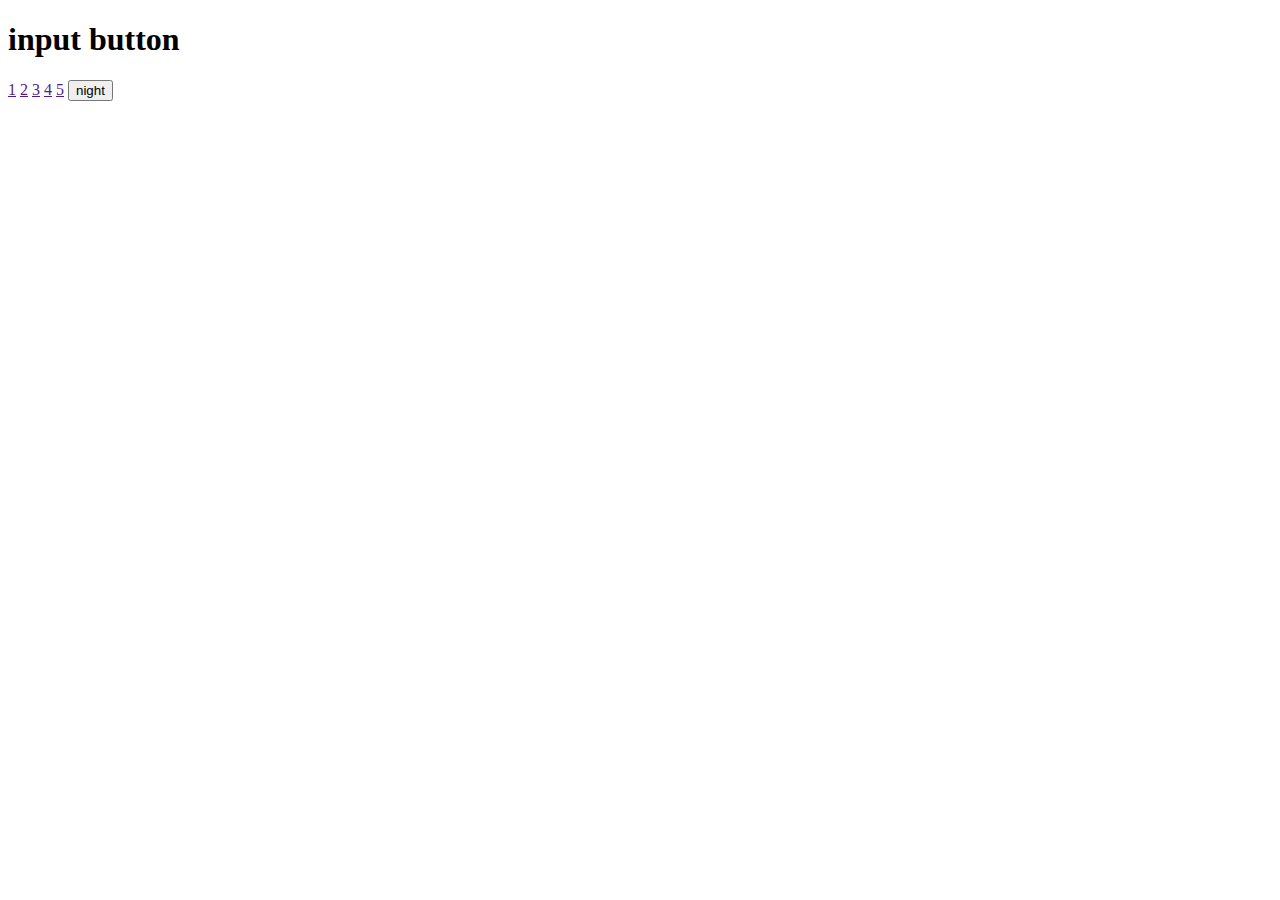
<file: project/fff.html>
<!DOCTYPE html>
<html lang="en">
<head>
    <meta charset="UTF-8">
    <meta name="viewport" content="width=device-width, initial-scale=1.0">
    <title>Document</title>
</head>
<body>
    <h1>input button</h1>
    <a href="">1</a>
    <a href="">2</a>
    <a href="">3</a>
    <a href="">4</a>
    <a href="">5</a>
    <input type="button" value="night" onclick= "
    var target = document.querySelector('body');
    if(this.value === 'night') {
        target.style.backgroundColor = 'black';
        target.style.color = 'white';
        this.value = 'day';

        var alist = document.querySelectorAll('a');
        var i = 0;
        while( i < alist.length){
            alist[i].style.color = 'red';
            i= i+1;
        }
        
    } else {
        target.style.backgroundColor = 'white';
        target.style.color = 'black';
        this.value = 'night';

        
        var alist = document.querySelectorAll('a')
        var i = 0
        while( i < alist.length){
            alist[i].style.color = 'blue';
            i= i+1;
        }
    }
    ">
</body>
</html>
</file>
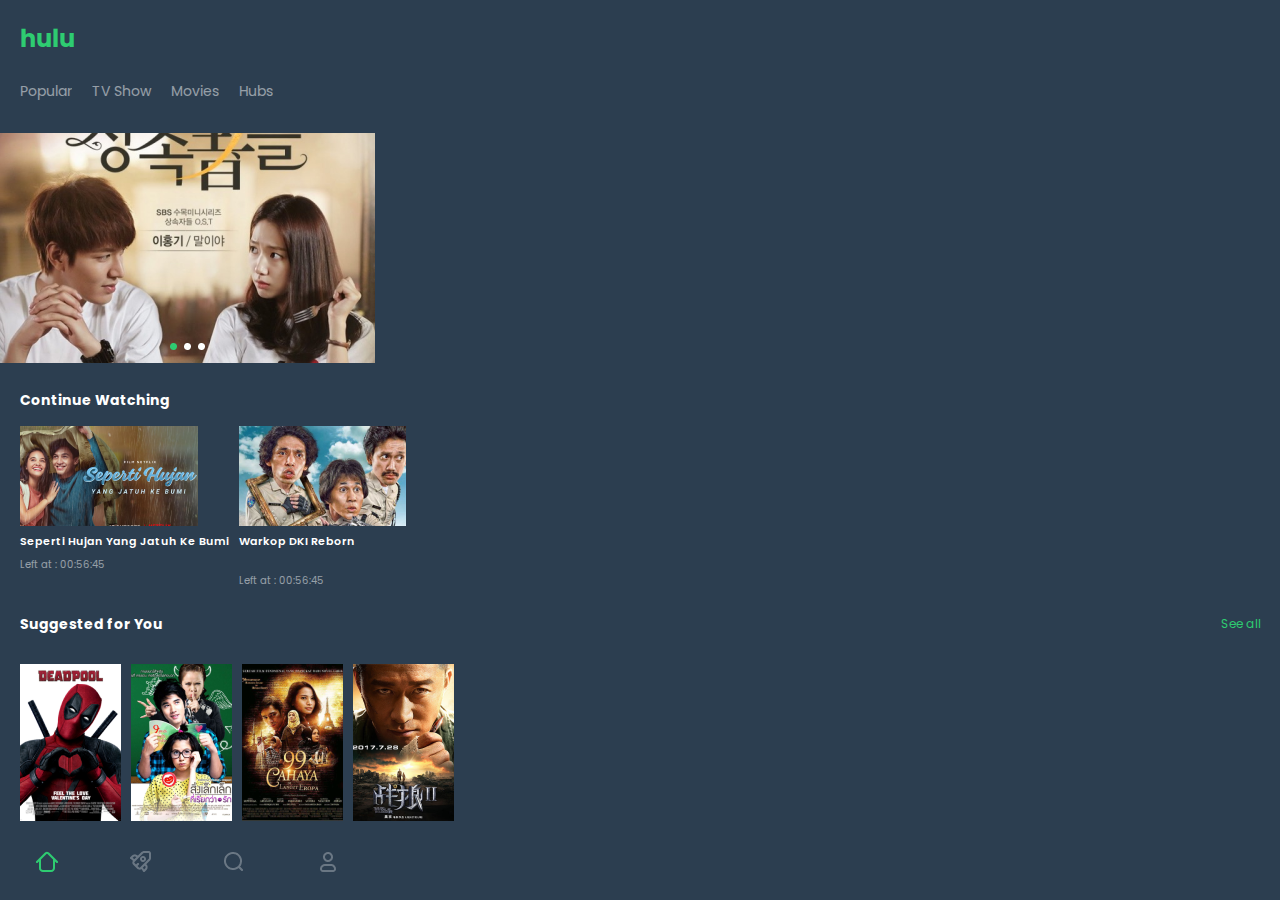
<file: project/project.html>
<!DOCTYPE html>
<html lang="en">
<head>
    <meta charset="UTF-8">
    <meta name="viewport" content="width=device-width, initial-scale=1.0">
    <link rel="preconnect" href="https://fonts.gstatic.com">
    <link href="https://fonts.googleapis.com/css2?family=Poppins:wght@400;500;600;700&display=swap" rel="stylesheet">
    <link rel="stylesheet" href="./css/projectstyle.css">
    <title>Barnsley Brew Coffee</title>
</head>
<body>
    <header class="header">
        <h1>
            hulu
        </h1>
        <nav>
            <h1 class="nav-title">
                menu
            </h1>
            <ol class="font-14">
                <li class="border">Popular</li>
                <li>TV Show</li>
                <li>Movies</li>
                <li>Hubs</li>
            </ol>
        </nav>
    </header>
    
    <main>
        <section class="content">
            <a href="#">
                <img src="./assets/image/Rectangle 17.png" alt="content-img"> 
            </a>
            <img src="./assets/image/Group 5.png" alt="group-img" class="group-img"> 
        </section>
         
        <section class="content-2">
            <h1 class="font-14">
                Continue Watching
            </h1>
            <div class="content-2_contiu">
                <div class="content-2_contiu-1">
                    <a href="#">
                        <img src="./assets/image/Rectangle 18.png" alt="seperti hujan yang fatuh kebumi" >
                        
                        <strong>
                           Seperti Hujan Yang Jatuh Ke Bumi
                        </strong>   
                    </a>
                    <span>
                       Left at : 00:56:45 
                    </span>
                </div>
                 
                <div>
                    <a href="#">
                        <img src="./assets/image/Rectangle 21.png" alt="seperti hujan yang fatuh kebumi">
                        <strong class="continue-title">
                            Warkop DKI Reborn
                        </strong>   
                    </a>
                    <span>
                       Left at : 00:56:45 
                    </span>
                </div>
            </div>
            
         </section>
         
         <section class="content-3">
             <div class="content-3_title">
                <h1 class="font-14">
                    Suggested for You
                </h1>
                <a href="#">
                   See all
                </a>
             </div>
             
             <div class="content-3_main">
                <a href="file:///C:/Users/FAMILY-KO/Desktop/%EB%82%B4%EC%9E%90%EB%A3%8C/project/project2.html">
                    <img src="./assets/image/Rectangle 24.png" alt="deadpool-movie">
                </a>
                <a href="#">
                   <img src="./assets/image/Rectangle 25-2.png" alt="deadpool-movie">
               </a>
               <a href="#">
                   <img src="./assets/image/Rectangle 26.png" alt="deadpool-movie">
               </a>
               <a href="#">
                   <img src="./assets/image/Rectangle 27.png" alt="deadpool-movie">
               </a>
             </div>
        </section>
    </main>    
    
    <footer>
        <div class="footer-menubar">
            <nav>
                <ol>
                    <li>
                        <a href="">
                            <img src="./assets/image/Home.png" alt="home-icon">
                        </a>
                    </li>
                    <li>
                        <a href="">
                            <img src="./assets/image/Rocket.png" alt="rocket-icon">
                        </a>
                    </li>
                    <li>
                        <a href="">
                            <img src="./assets/image/Search.png" alt="search-icon">
                        </a>                        
                    </li>
                    <li>
                        <a href="">
                            <img src="./assets/image/User.png" alt="user-icon">
                        </a>
                    </li>
                </ol>
            </nav>
        </div>
    </footer>
    
</body>
</file>
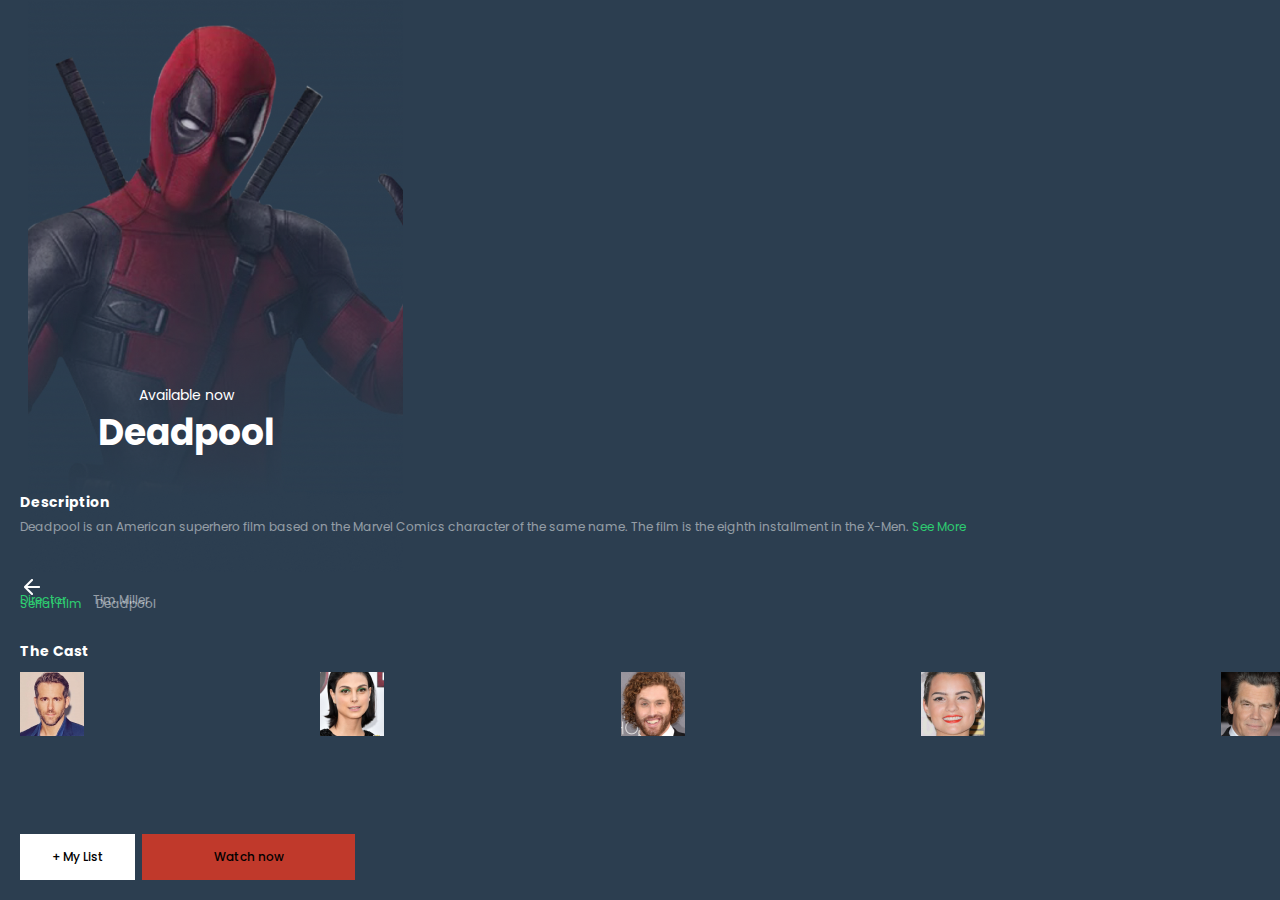
<file: project/project2.html>
<!DOCTYPE html>
<html lang="en">
<head>
    <meta charset="UTF-8">
    <meta name="viewport" content="width=device-width, initial-scale=1.0">
    <link rel="preconnect" href="https://fonts.gstatic.com">
    <link href="https://fonts.googleapis.com/css2?family=Poppins:wght@400;500;600;700&display=swap" rel="stylesheet">
    <link rel="stylesheet" href="./css/projectstyle2.css">
    <title>Deadpool</title>
</head>
<body>
    <header class="deadpool-movie">
        <a href="#">
            <img src="./assets/image/arrow-left.png" alt="arrow-left">
        </a> 
        <img src="./assets/image/image 22.png" alt="deadpool-img">
        
        <div>
            <span class="font-14">Available now</span>
            <h1>Deadpool</h1>
        </div>
    </header>
    <main>
        <dl>
            <div class="des-title">
                <dt class="font-14">Description</dt>
                <dd class="font-12">
                    Deadpool is an American superhero film based on the Marvel Comics character of the same name. The film is the eighth installment in the X-Men.
                    <a href="#" class="font-12">See More</a> 
                </dd>
            </div>
            
            <div class="dirt">
                <dt class="font-12 green"><a href="#">Director</a></dt>
                <dd class="font-12 wihte">Tim Miller</dd>
            </div>
            <div class="serfilm">
                <dt class="font-12 green"><a href="#">Serial Film</a></dt>
                <dd class="font-12 wihte">Deadpool</dd>
            </div>
            
            <div class="cast">
                <dt>The Cast</dt>
                <dd>
                    <img src="./assets/image/Rectangle 28.png" alt="Ryan Reynolds">
                    <img src="./assets/image/Rectangle 29.png" alt="Morena Silva De Vaz Setta Baccarin">
                    <img src="./assets/image/Rectangle 30.png" alt="Todd Joseph Miller">
                    <img src="./assets/image/Rectangle 31.png" alt="Brianna Hildebrand">
                    <img src="./assets/image/Rectangle 32.png" alt="Josh J. Brolin">
                </dd>
            </div>
        </dl>
    </main>
    
    <footer class="botton-goup">
        <button class="add-list-botton"><a href="">+ My List</a></button>
        <button class="watch-botton"><a href="">Watch now</a></button>
    </footer>

        
</body>
</html>
</file>
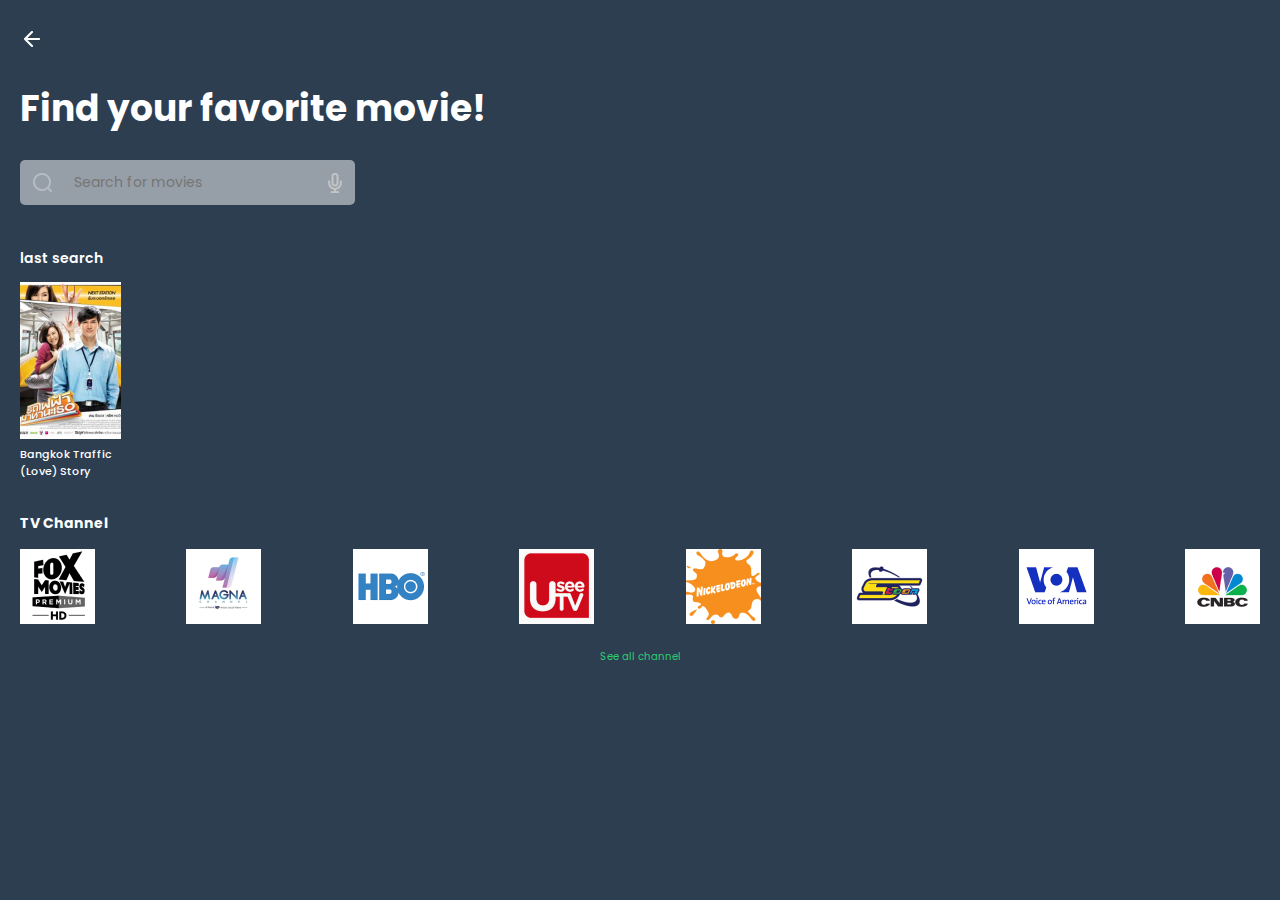
<file: project/project3.html>
<!DOCTYPE html>
<html lang="en">
<head>
    <meta charset="UTF-8">
    <meta name="viewport" content="width=device-width, initial-scale=1.0">
    <link rel="preconnect" href="https://fonts.gstatic.com">
    <link href="https://fonts.googleapis.com/css2?family=Poppins:wght@400;500;600;700&display=swap" rel="stylesheet">
    <link rel="stylesheet" href="./css/projectstyle3.css">
    <title>Document</title>
</head>
<body>
    <header class="favorite-movie">
        <a href="#">
            <img src="./assets/image/arrow-left.png" alt="back-button">
        </a>
        <h1>
            Find your favorite movie!
        </h1>
    </header>
    
    <main class="favorite-movie_content">
        <form action="post">
            <div class="search-bar">
                <img src="./assets/image/Search.png" alt="search-icon" class="search-icon">
                <input type="text" id="search" placeholder="Search for movies">
                <img src="./assets/image/mic.png" >
            </div> 
            
        </form>
    <section class="last-search">
        <h1 class="font-14 bold-600">last search</h1>
        <img src="./assets/image/Rectangle 25.png" alt="movie-poster">
        <h2>Bangkok Traffic<br>
            (Love) Story</h2>
    </section>
        <section class="tv-channel">
            <h1 class="font-14">TV Channel</h1>
            <div class="channes">
                <a href="#">
                    <img src="./assets/image/Rectangle 37.png" alt="foxmovies-channel">
                </a>
                <a href="">
                    <img src="./assets/image/Rectangle 38.png" alt="foxmovies-channel">
                </a>
                <a href="">
                    <img src="./assets/image/Rectangle 39.png" alt="foxmovies-channel">
                </a>
                <a href="">
                    <img src="./assets/image/Rectangle 40.png" alt="foxmovies-channel">
                </a>
                <a href="">
                    <img src="./assets/image/Rectangle 41.png" alt="foxmovies-channel">
                </a>
                <a href="">
                    <img src="./assets/image/Rectangle 42.png" alt="foxmovies-channel">
                </a>
                <a href="">
                    <img src="./assets/image/Rectangle 43.png" alt="foxmovies-channel">
                </a>
                <a href="">
                    <img src="./assets/image/Rectangle 44.png" alt="foxmovies-channel">
                </a>
            </div>
        </section>
    </main>

    <footer class="see-all-channel">
        <a href="">
            See all channel
        </a>
    </footer>
</body>
</html>
</file>
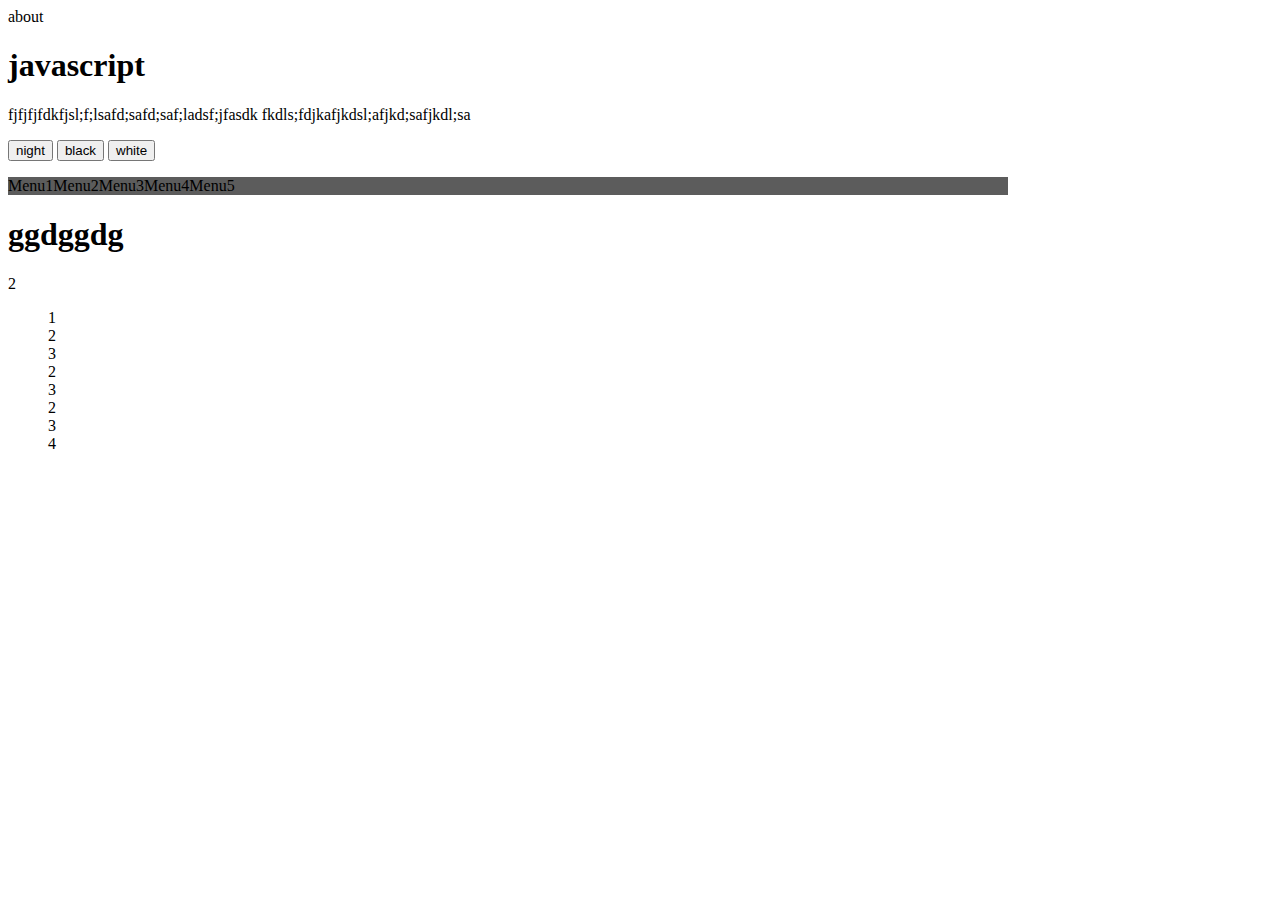
<file: project/rollist.html>
<!DOCTYPE html>
<html lang="en">
<head>
    <meta charset="UTF-8">
    <meta name="viewport" content="width=device-width, initial-scale=1.0">
    <link rel="stylesheet" href="./css/rollist.css">
    <title>Document</title>
</head>
<body>
    <div class="menu">
        <a href="#">about</a>
    <div class="ol-goup">
        <ol>
            <a href="#"><li>me</li></a>
            <a href="#"><li>me</li></a>
            <a href="#"><li>me</li></a>
            <a href="#"><li>me</li></a>
        </ol>
        </div>
    </div>
    
        
<h1>javascript</h1>
<p>fjfjfjfdkfjsl;f;lsafd;safd;saf;ladsf;jfasdk
    fkdls;fdjkafjkdsl;afjkd;safjkdl;sa
</p>
    <input type="button" value="night" onclick="
        var target=document.querySelector('body');
        if(this .value === 'night') {
            target.style.backgroundColor='black';
            target.style.color='white';
            this .value='day';
        } else {
            target.style.backgroundColor='white';
            target.style.color='balck';
            this .value='night';
        } 
    ">
    
    <input type="button" value="black" onclick=
        "document.querySelector('body').style.backgroundColor= 'black';
         document.querySelector('body').style.color='white';">
        <input type="button" value="white" onclick=
        "document.querySelector('body').style.backgroundColor='white';
         document.querySelector('body').style.color='black';
         
         ">
        
    
    
    <div class="menu-goup">
        <ul>
            <a href="#"><li>Menu1</li></a>
            <a href="">
                <li>Menu2
                    <ul>
                        <li>Sub menu1</li>
                        <li>Sub menu2</li>
                        <li>Sub menu3</li>
                    </ul>
                </li>
            </a>
            <a href="">
                <li>Menu3
                    <ul>
                        <li>sub menu1</li>
                        <li>sub menu2</li>
                        <li>sub menu3</li>
                    </ul>
                </li>
            </a>
            <a href=""><li>Menu4</li></a>
            <a href=""><li>Menu5</li></a>
        </ul>
    </div>
    <h1>ggdggdg</h1>
    <script>
        var cowroker = ['one','tow']
    </script>
    <script>
        document.write(cowroker.length)
    </script>
    <ol>
    <script>
        document.write("<li>1</li>");
        var i=0;
        while(i<3){
        document.write("<li>2</li>");
        document.write('<li>3</li>');
        i=i + 1;
        }
        document.write('<li>4</li>');
    </script>
    </ol>
    
</body>
</html>
</file>
<file: project/css/projectstyle.css>
body{
    font-family: Poppins, sans-serif;
    background-color: #2C3E50;
    margin: 0;
    box-sizing: border-box;
    width: 100%
}

a{
    color: inherit;
    text-decoration: none;
}

button,
input,
textarea {
    font-family: Poppins, sans-serif;
    font-size: 16px;
}

button:focus,
button:active
input:focus,
input:active
textarea:focus,
textarea:active {
    outline: none;
    box-shadow: none;
}

ul,
ol,
li {
    list-style-type: none;
    padding: 0;
    margin: 0;
}

.font-14{
    font-size: 14px;
    line-height: 1.5;
    color:#fff;
}

/* header */

.header h1{
    font-size: 24px;
    line-height:1.5;
    color: #2ECC71;
    margin: 21px 0 24px 20px;
}

.nav-title{
    display: none;
}

.header ol {
    display: flex;
    align-items: center;   
}

.header ol li{
    display: block;
    margin: 0 0 31px 20px;
    color: #fff;
    opacity: 0.5;
    
    
}

.header ol li:active{
    color: #fff;
    padding-bottom: 8px;
    opacity: 1;
    font-weight: 700;
    background: url(../assets/image/Vector\ 1.png) no-repeat;
    height:29px;
}


/* main */

    /* content */
    
    .content {
        position: relative;
    }

    .content .group-img{
        position: absolute;
        left: 170px;
        bottom: 20px;
    }
    
    
    /* content-2 */
    
    .content-2_contiu{
        display: flex;
        
    }
    
    .content-2 h1{
        margin: 20px 214px 15px 20px;
    }
    
    .content-2_contiu-1{
        margin: 0 10px 30px 20px;
    }
    
    .content-2 strong{
        display: block;
        font-size: 11px;
        line-height: 1.5;
        color: #fff;
        font-weight: 600;
    }
    
    .content-2 span{
        font-size: 10px;
        line-height: 1.5;
        color: #fff;
        opacity: 0.5;
    }

    .continue-title{
        margin-bottom: 16px;
    }

    
    /* content-3 */

    .content-3_title{
        display: flex;
        justify-content: space-between;
        margin: 0 19px 20px 20px;
        align-items: center;
    }

    .content-3_title a{
        font-size: 12px;
        line-height: 1.5;
        color: #2ECC71;
        
    }

    .content-3_main{
        display: flex;
        margin-left: 20px;
        overflow: hidden;
    }
    
    .content-3_main a{
        margin-left: 10px;
    }
    
    .content-3_main a:first-child{
        margin-left: 0;
    }
    
    
    /* footer */

    footer{
        position: fixed;
        bottom: 0;
        left: 0;
        width: 375px;
        height: 72px;
        background-color: #2C3E50;
        
    }

    .footer-menubar ol{
        display: flex;
        justify-content: space-around;
        align-items: center;
        width: 375px;
        height: 75px;
    }
</file>
<file: project/css/projectstyle2.css>
body{
    font-family: Poppins, sans-serif;
    background-color: #2C3E50;
    margin: 0;
    box-sizing: border-box;
    width: 100%
}

a{
    color: inherit;
    text-decoration: none;
}
h1{
    margin: 0;
}
button,
input,
textarea {
    font-family: Poppins, sans-serif;
    font-size: 16px;
    padding: 0;
    border: 0;
}

button:focus,
button:active
input:focus,
input:active
textarea:focus,
textarea:active {
    outline: none;
    box-shadow: none;
}

ul,
ol,
li {
    list-style-type: none;
    padding: 0;
    margin: 0;
}

.font-14{
    font-size: 14px;
    line-height: 1.5;
    color:#fff;
}
.font-12{
    font-size: 12px;
    line-height: 1.5;
}

/* deadpool-movie */
.deadpool-movie{
    height: auto;
}
.deadpool-movie a{
    position:relative;
    top:27px;
    left: 20px;
}

.deadpool-movie div{
    display: flex;
    flex-direction: column;
    align-items: center;;
    position: absolute;
    top: 385px;
    left: 98px;
}

.deadpool-movie h1{
    font-size: 36px;
    line-height: 1.5;
    color: #fff;
}


/* main */
    
    /* des-title */
    .des-title{
        position: absolute;
        top: 492px;
        margin: 0 20px 19px;
    }

    .des-title dt{
        font-weight: 700;
        margin-bottom: 5px;
    }

    .des-title dd{
        font-size: 12px;
        line-height: 1.5;
        color: rgba(255,255,255,0.5);
        margin-left: 0;
    }

    .des-title a{
        color: #2ECC71;
        
    }


    /* .dirt */

    .dirt{
        position: absolute;
        top:591px;
        display: flex;
        margin: 0 0 10px 20px;

    }

    .dirt > dd{
        opacity: 0.5;
        margin-left: 27px;
    }

    .green{
        color: #2ECC71;
        
    }

    .wihte{
        color: #fff;

    }


    /* .serfilm */

    .serfilm{
        display: flex;
        margin: 0 0 28px 20px;
    }

    .serfilm dd{
        opacity: 0.5;
        margin-left: 14px;
    }

    .cast{
        color: #fff;
        margin-left: 20px;
    }
    .cast dt{
        font-size: 14px;
        line-height: 1.5;
        font-weight: 700;
        margin-bottom: 10px;
    }
    .cast dd{
        display:flex;
        justify-content: space-between;
        margin-left: 10px;
        margin: 0;
    }


/* footer */

.botton-goup{
    display: flex;
    justify-content: center;
    align-items: center;
    width: 375px;
    height: 86px;
    position: fixed;
    left: 0;
    bottom: 0;
    background-color: #2C3E50;
    
}

.add-list-botton{
    margin-right: 7px;
    width: 115px;
    height: 46px;
    font-size:  12px;
    line-height: 1.5;
    font-weight: 500;
    background-color: #fff;
}

.watch-botton {
    width: 213px;
    height: 46px;
    font-size:  12px;
    line-height: 1.5;
    font-weight: 500;
    background-color: #C0392B;
}
</file>
<file: project/css/projectstyle3.css>
body{
    font-family: Poppins, sans-serif;
    background-color: #2C3E50;
    margin: 0;
    box-sizing: border-box;
    width: 100%;
    padding: 27px 20px 0;
    width: 100vw;
}

a{
    color: inherit;
    text-decoration: none;
    cursor: pointer;
}

button,
input,
textarea {
    font-family: Poppins, sans-serif;
    font-size: 16px;
    
    
}

button:focus,
button:active,
input:focus,
input:active,
textarea:focus,
textarea:active {
    outline: none;
    box-shadow: none;
    
}

ul,
ol,
li {
    list-style-type: none;
    padding: 0;
    margin: 0;
}

.font-14{
    font-size: 14px;
    line-height: 1.5;
    color:#fff;
}

/* header */

    /* favorite-monvie */

    .favorite-movie h1{
        font-size: 36px;
        line-height: 1.5;
        color: #fff;
    }


/* main */
    
    /* favorite-movie_content */

    .favorite-movie_content .search-bar{
        display: flex;
        align-items: center;
        width: 335px;
        height: 45px;
        background-color: rgba(255,255,255,0.5);
        border-radius: 5px;
        border:0;
        margin-bottom: 43px;

    }

    .favorite-movie_content .search-bar input{
        border: 0;
        width:249px;
        height: 21px;
        font-size: 14px;
        line-height: 1.5;
        background-color: rgba(255,255,255,0);
    }
    
    .favorite-movie_content .search-bar .search-icon{
        margin: 0 17px 0 11px; 
    }


    /* last-search */

    .last-search h1{
        font-weight: 600;
        margin-bottom: 13px;
    }
    
    .last-search h2{
        font-size: 11px;
        line-height: 1.5;
        font-weight: 500;
        color: #fff;
        margin: 0 0 34px 0;
    }

    .tv-channel h1{
        margin: 0 0 15px 0;
    }

    .tv-channel .channes{
        display: flex;
        flex-wrap: wrap;
        justify-content: space-between;
    }

    .tv-channel .channes a{
        margin-bottom: 5px;
    }

/* footer */

.see-all-channel{
    height: 86px;
    display: flex;
    justify-content: center;
    margin-top: 13px;
}

.see-all-channel a{
    font-size: 10px;
    line-height: 15px;
    color: #2ECC71;
    
}
</file>
<file: project/css/rollist.css>
ul,li,a{
    list-style-type: none;
    padding: 0;
    color: #000;
    text-decoration: none;
}

.menu-goup ul {
    background-color: #5c5c5c;
    width: 1000px;
    display: flex;
}

.menu-goup ul ul{
    display: none;
    position: absolute;
    background-color:#5c5c5c;
}

.menu-goup ul li:hover ul{
    display: block;
   
    
}




.menu a:hover + .ol-goup{
    display: block;
    

}
.ol-goup {
    background-color: #5c5c5c;
    display: none;
}
</file>
